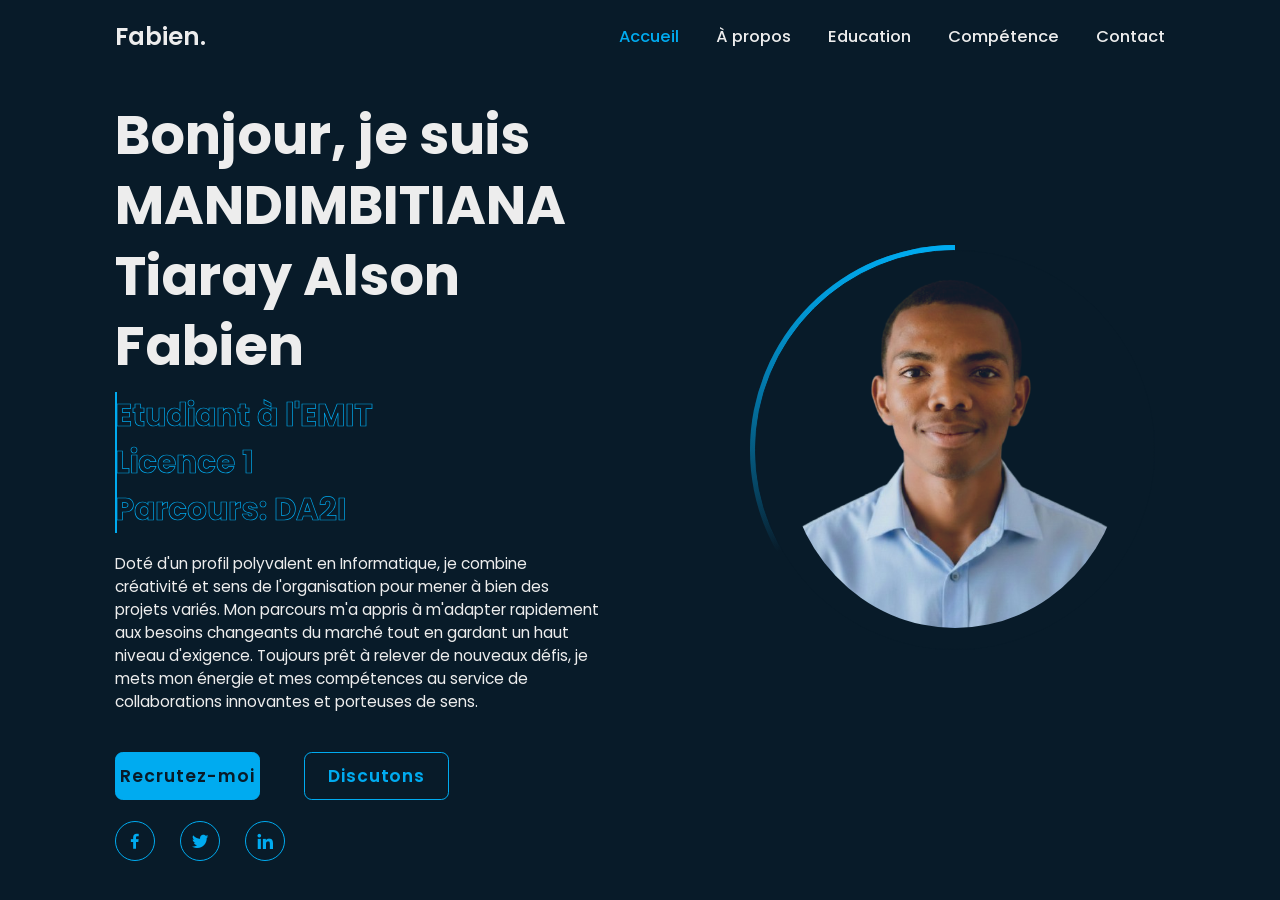
<file: index.html>
<!DOCTYPE html>
<htm lang="fr">

 <head>
    <meta charset="UTF-8">
    <meta http-equiv="X-UA-Compatible" content="IE=edge">
    <meta content="viewport" content="width=device-width, initial-scale=1.0">
    <title>Personnal Portfolio website HTML CSS Only I Codehal</title>
    <link rel="stylesheet" href="style.css">

    <!-- box icons -->
    <link href='https://unpkg.com/boxicons@2.1.4/css/boxicons.min.css' rel='stylesheet'>
 </head>   

 <body>
    
    <header class="header">
        <a href="#" class="logo">Fabien.</a>

              <div class="menu-toggle">
            <i class="fa-solid fa-bars"></i>
        </div>

        <nav class="navbar">
            <a href="#" class="active">Accueil</a>
            <a href="about.html">À propos</a>
            <a href="Education.html">Education</a>
            <a href="Competence.html">Compétence</a>
            <a href="contact.html">Contact</a>
        </nav>
    </header>

       <div class="bars-animation">
         <div class="fab" style="--i:6;"></div>
         <div class="fab" style="--i:5;"></div>
         <div class="fab" style="--i:4;"></div>
         <div class="fab" style="--i:3;"></div>
         <div class="fab" style="--i:2;"></div>
         <div class="fab" style="--i:1;"></div>
        </div>
   
          <!-- home section design -->
    <section class="home" id="home">
         <div class="home-content">
            <h1>Bonjour, je suis MANDIMBITIANA Tiaray Alson Fabien</h1>
            <div class="text-animate">
               <h3>
                 <span style="--i:3;" data-text="Etudiant à l'EMIT">Etudiant à l'EMIT</span>
                 <span style="--i:2;" data-text="Licence 1">Licence 1</span>
                 <span style="--i:1;" data-text="Parcours: DA2I">Parcours: DA2I</span>
               </h3>
              </div>
            <P>Doté d'un profil polyvalent en Informatique, je combine créativité et sens de l'organisation pour mener à bien des projets variés. 
               Mon parcours m'a appris à m'adapter rapidement aux besoins changeants du marché tout en gardant un haut niveau d'exigence. 
               Toujours prêt à relever de nouveaux défis, 
               je mets mon énergie et mes compétences au service de collaborations innovantes et porteuses de sens.</P>
              
              <div class="btn-box">
                 <a href="#" class="btn">Recrutez-moi</a>
                 <a href="#" class="btn">Discutons</a>
              </div>
         </div>

         <div class="home-sci">
            <a href="https://www.facebook.com/fabien.alson"><i class='bx bxl-facebook'></i></a>
            <a href="https://x.com/AlsonFabien24"><i class='bx bxl-twitter' ></i></a>
            <a href="https://www.linkedin.com/in/kadia-mahavita-ab09263b4/"><i class='bx bxl-linkedin' ></i></a>
         </div>

         <div class="home-img">
            <div class="img-box">
               <div class="img-item">
                  <img src="photos/bg.png" alt="">
               </div>
            </div>
         </div>
    </section>        
 </body>

</html>
</file>
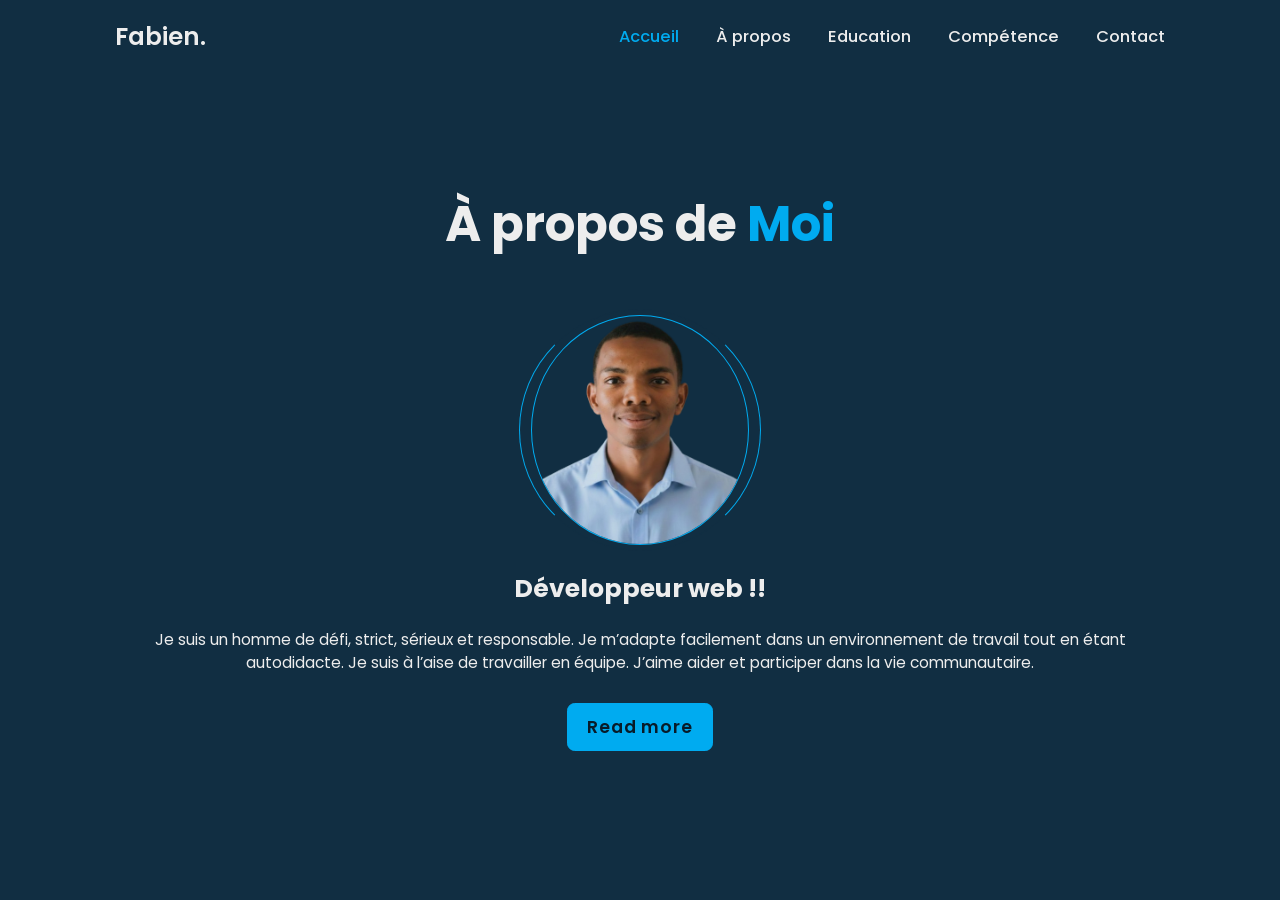
<file: about.html>
<!DOCTYPE html>
<htm lang="fr">

 <head>
    <meta charset="UTF-8">
    <meta http-equiv="X-UA-Compatible" content="IE=edge">
    <meta content="viewport" content="width=device-width, initial-scale=1.0">
    <title>Personnal Portfolio website HTML CSS Only I Codehal</title>
    <link rel="stylesheet" href="style.css">

    <!-- box icons -->
    <link href='https://unpkg.com/boxicons@2.1.4/css/boxicons.min.css' rel='stylesheet'>
 </head>   

 <body>
    
    <header class="header">
        <a href="#" class="logo">Fabien.</a>

              <div class="menu-toggle">
            <i class="fa-solid fa-bars"></i>
        </div>

        <nav class="navbar">
            <a href="index.html" class="active">Accueil</a>
            <a href="about.html">À propos</a>
            <a href="Education.html">Education</a>
            <a href="Competence.html">Compétence</a>
            <a href="contact.html">Contact</a>
        </nav>
    </header>

     <!-- about section design -->
     <section class="about" id="about">
         <h2 class="heading">À propos de <span>Moi</span></h2>

         <div class="about-img">
            <img src="photos/bg.png" alt="">
            <span class="circle-spin"></span>
         </div>

         <div class="about-content">
            <h3>Développeur web !!</h3>
            <p>Je suis un homme de défi, strict, sérieux et responsable. Je
              m’adapte facilement dans un environnement de travail tout
              en étant autodidacte. Je suis à l’aise de travailler en équipe.
              J’aime aider et participer dans la vie communautaire.</p>

              <div class="btn-box btns">
               <a href="#" class="btn">Read more</a>
              </div>
         </div>
     </section>

     <script>
    const menuToggle = document.querySelector(".menu-toggle");
    const navbar = document.querySelector(".navbar");

    menuToggle.addEventListener("click", () => {
        navbar.classList.toggle("active");
    });
</script>
</body>
</html>
</file>
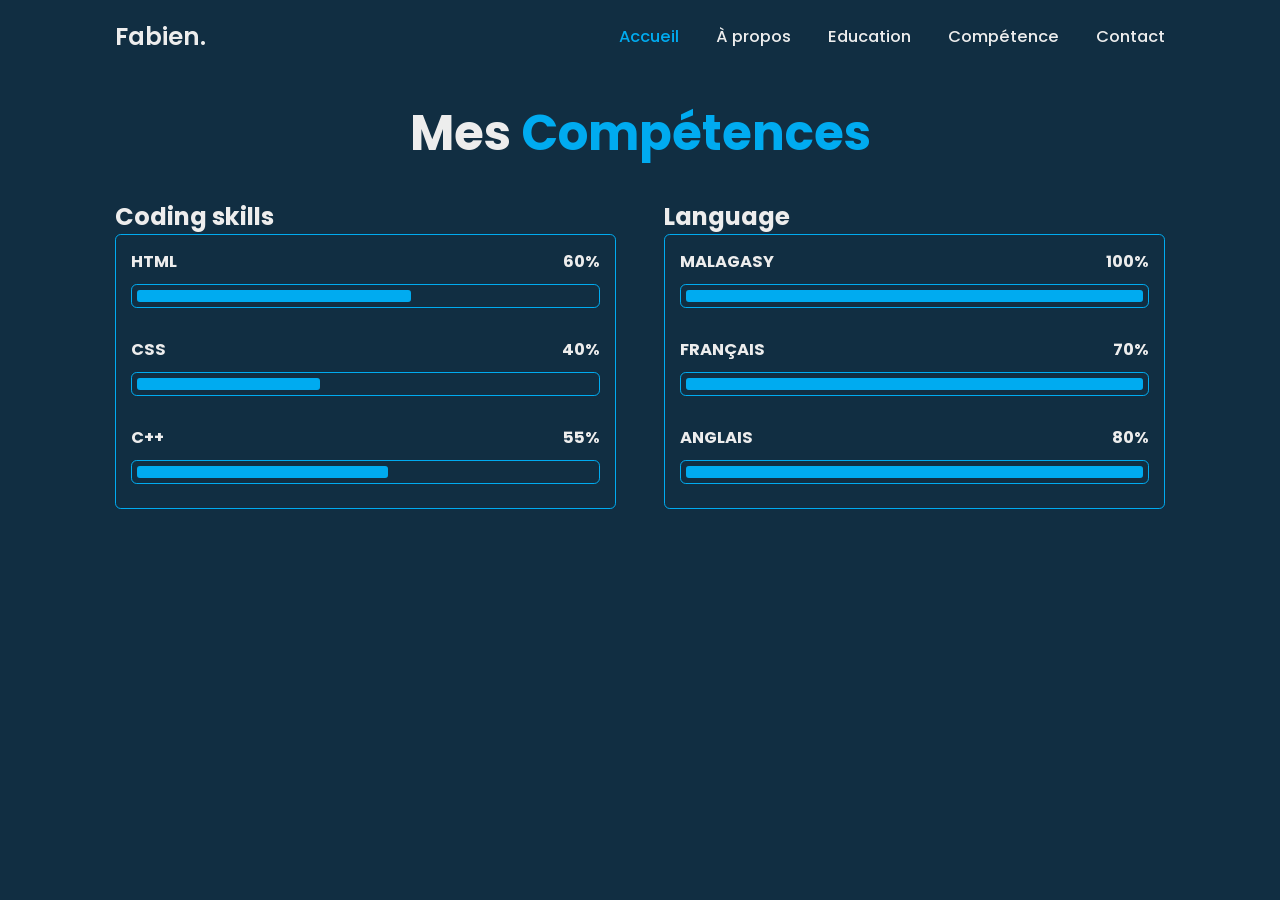
<file: Competence.html>
<!DOCTYPE html>
<htm lang="fr">

 <head>
    <meta charset="UTF-8">
    <meta http-equiv="X-UA-Compatible" content="IE=edge">
    <meta content="viewport" content="width=device-width, initial-scale=1.0">
    <title>Personnal Portfolio website HTML CSS Only I Codehal</title>
    <link rel="stylesheet" href="style.css">

    <!-- box icons -->
    <link href='https://unpkg.com/boxicons@2.1.4/css/boxicons.min.css' rel='stylesheet'>
 </head>   

 <body>
    
    <header class="header">
        <a href="#" class="logo">Fabien.</a>

              <div class="menu-toggle">
            <i class="fa-solid fa-bars"></i>
        </div>

        <nav class="navbar">
            <a href="index.html" class="active">Accueil</a>
            <a href="about.html">À propos</a>
            <a href="Education.html">Education</a>
            <a href="Competence.html">Compétence</a>
            <a href="contact.html">Contact</a>
        </nav>
    </header>

    <!-- skills section design -->
       <section class="skills" id="skills">
         <h2 class="heading">Mes <span>Compétences</span></h2>

         <div class="skills-row">
            <div class="skills-column">
               <h3 class="title">Coding skills</h3>

               <div class="skills-box">
                  <div class="skills-content">
                     <div class="progress">
                        <h3>HTML <span>60%</span></h3>
                         <div class="bar"><span></span></div>
                     </div>

                      <div class="progress">
                        <h3>CSS <span>40%</span></h3>
                         <div class="bar"><span></span></div>
                     </div>

                      <div class="progress">
                        <h3>C++ <span>55%</span></h3>
                         <div class="bar"><span></span></div>
                     </div>
                  </div>
               </div>
            </div>

            <div class="skills-column">
               <h3 class="title">Language</h3>

               <div class="skills-box">
                  <div class="skills-content">
                     <div class="progress">
                        <h3>MALAGASY <span>100%</span></h3>
                         <div class="bar"><span></span></div>
                     </div>

                      <div class="progress">
                        <h3>FRANÇAIS <span>70%</span></h3>
                         <div class="bar"><span></span></div>
                     </div>

                      <div class="progress">
                        <h3>ANGLAIS <span>80%</span></h3>
                         <div class="bar"><span></span></div>
                     </div>
                  </div>
               </div>
            </div>
         </div>
       </section>

  <script>
      const menuToggle = document.querySelector(".menu-toggle");
      const navbar = document.querySelector(".navbar");

      menuToggle.addEventListener("click", () => {
        navbar.classList.toggle("active");
      });
  </script>
</body>
</html>
</file>
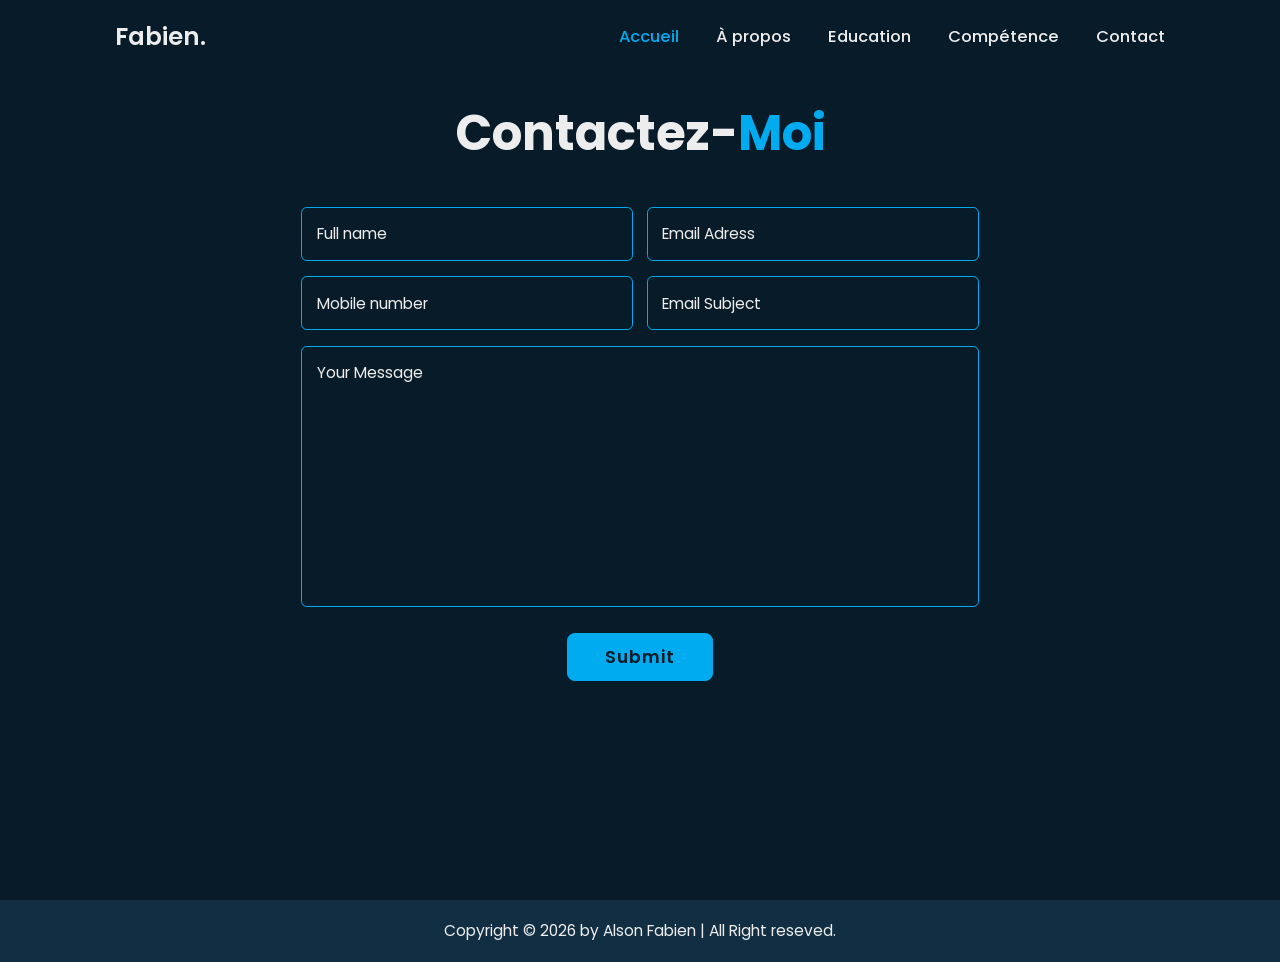
<file: contact.html>
<!DOCTYPE html>
<htm lang="fr">

 <head>
    <meta charset="UTF-8">
    <meta http-equiv="X-UA-Compatible" content="IE=edge">
    <meta content="viewport" content="width=device-width, initial-scale=1.0">
    <title>Personnal Portfolio website HTML CSS Only I Codehal</title>
    <link rel="stylesheet" href="style.css">

    <!-- box icons -->
    <link href='https://unpkg.com/boxicons@2.1.4/css/boxicons.min.css' rel='stylesheet'>
 </head>   

 <body>
    
    <header class="header">
        <a href="#" class="logo">Fabien.</a>

              <div class="menu-toggle">
            <i class="fa-solid fa-bars"></i>
        </div>

        <nav class="navbar">
            <a href="index.html" class="active">Accueil</a>
            <a href="about.html">À propos</a>
            <a href="Education.html">Education</a>
            <a href="Competence.html">Compétence</a>
            <a href="contact.html">Contact</a>
        </nav>
    </header>

           <!-- contact section design -->
        <section class="contact" id="contact">
         <h2 class="heading">Contactez-<span>Moi</span></h2>

         <form action="#">
            <div class="input-box">
               <div class="input-field">
                  <input type="text" placeholder="Full name" required>
                  <span class="focus"></span>
               </div>

                <div class="input-field">
                  <input type="text" placeholder="Email Adress" required>
                  <span class="focus"></span>
               </div>
            </div>

            <div class="input-box">
               <div class="input-field">
                  <input type="number" placeholder="Mobile number" required>
                  <span class="focus"></span>
               </div>

                <div class="input-field">
                  <input type="text" placeholder="Email Subject" required>
                  <span class="focus"></span>
               </div>
            </div>

            <div class="textarea-field">
               <textarea name="" id="" cols="30" rows="10" placeholder="Your Message" required></textarea>
               <span class="focus"></span>
            </div>

            <div class="btn-box btns">
               <button type="submit" class="btn">Submit</button>
            </div>
         </form>
        </section>

             <script>
    const menuToggle = document.querySelector(".menu-toggle");
    const navbar = document.querySelector(".navbar");

    menuToggle.addEventListener("click", () => {
        navbar.classList.toggle("active");
    });
</script>

        <!-- footer design -->
      <footer class="footer">
         <div class="footer-text">
            <p>Copyright &copy; 2026 by Alson Fabien | All Right reseved.</p>
         </div>
      </footer>
</body>
</html>
</file>
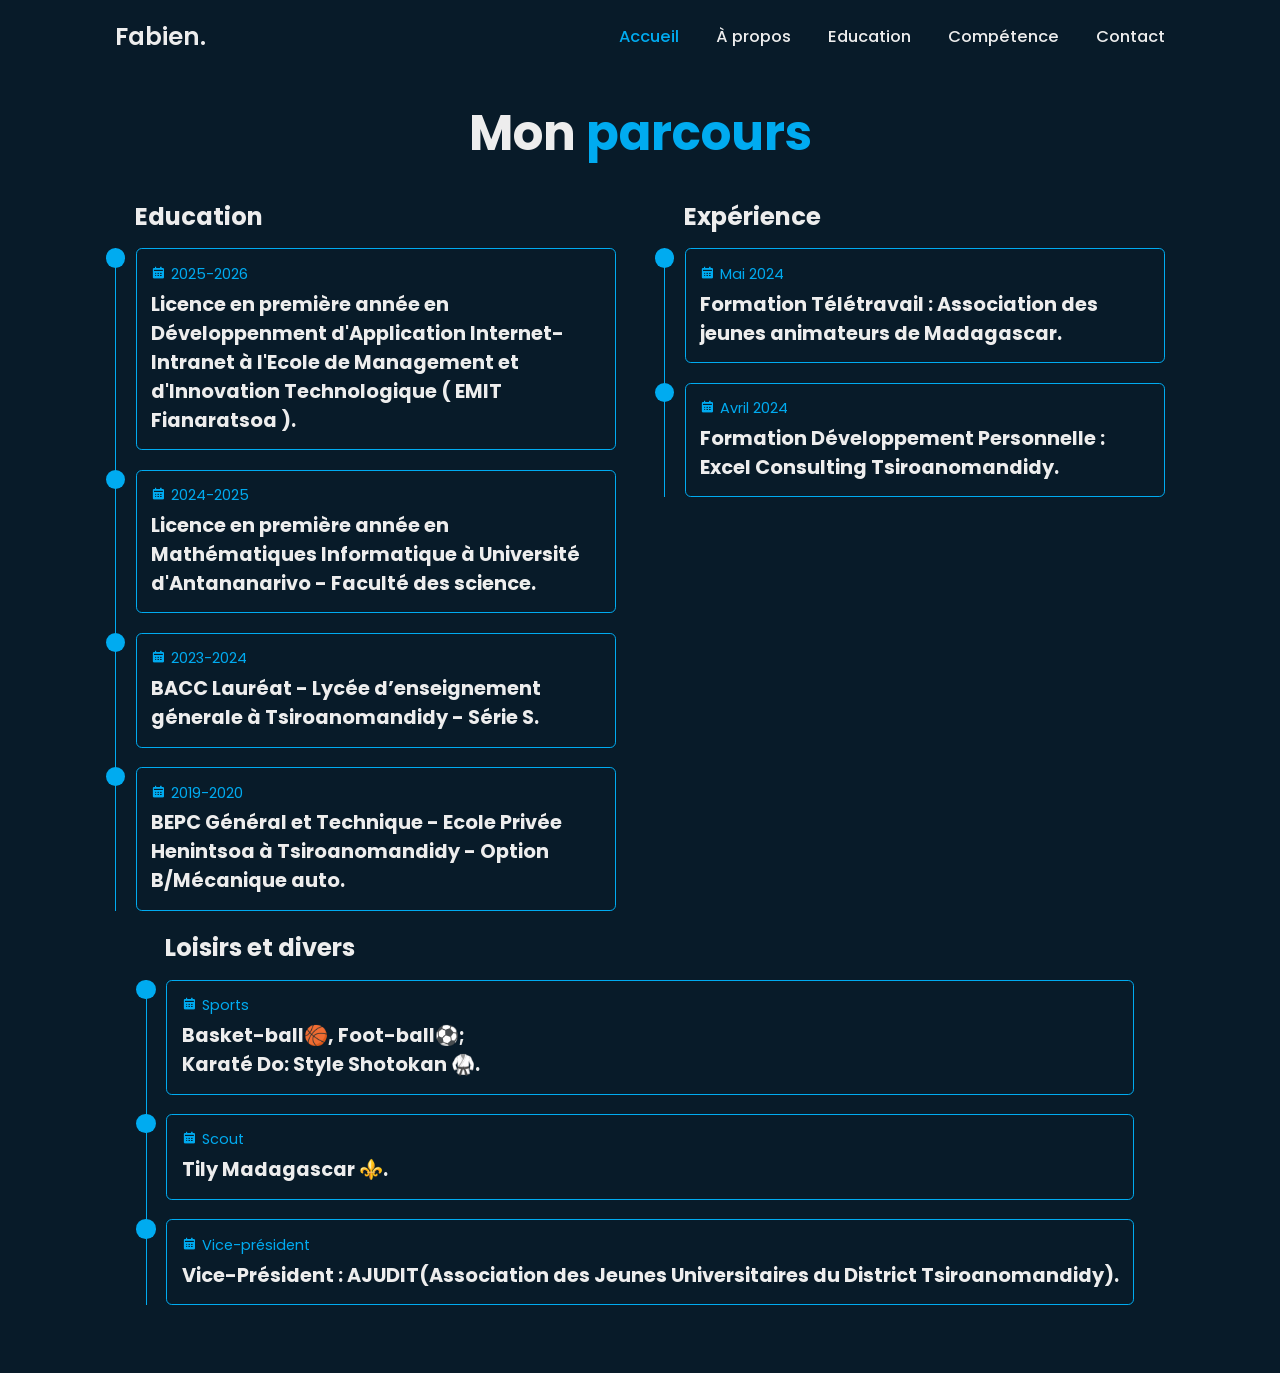
<file: Education.html>
<!DOCTYPE html>
<htm lang="fr">

 <head>
    <meta charset="UTF-8">
    <meta http-equiv="X-UA-Compatible" content="IE=edge">
    <meta content="viewport" content="width=device-width, initial-scale=1.0">
    <title>Personnal Portfolio website HTML CSS Only I Codehal</title>
    <link rel="stylesheet" href="style.css">

    <!-- box icons -->
    <link href='https://unpkg.com/boxicons@2.1.4/css/boxicons.min.css' rel='stylesheet'>
 </head>   

 <body>
    
    <header class="header">
        <a href="#" class="logo">Fabien.</a>

              <div class="menu-toggle">
            <i class="fa-solid fa-bars"></i>
        </div>

        <nav class="navbar">
            <a href="index.html" class="active">Accueil</a>
            <a href="about.html">À propos</a>
            <a href="Education.html">Education</a>
            <a href="Competence.html">Compétence</a>
            <a href="contact.html">Contact</a>
        </nav>
    </header>

      <!-- Education section design -->
      <section class="education" id="education">
         <h2 class="heading">Mon <span>parcours</span></h2>

         <div class="education-row">
            <div class="education-column">
                <h3 class="title">Education</h3>

                <div class="education-box">
                  <div class="education-content">
                     <div class="content">
                        <div class="year"><i class='bx bxs-calendar'></i>2025-2026</div>
                        <h3>Licence en première année en Développenment d'Application Internet-Intranet à l'Ecole de Management et d'Innovation Technologique ( EMIT Fianaratsoa ).</h3>
                     </div>
                  </div>

                     <div class="education-content">
                     <div class="content">
                        <div class="year"><i class='bx bxs-calendar'></i>2024-2025</div>
                        <h3>Licence en première année en Mathématiques Informatique à Université d'Antananarivo - Faculté des science.</h3>
                     </div>
                  </div>

                     <div class="education-content">
                     <div class="content">
                        <div class="year"><i class='bx bxs-calendar'></i>2023-2024</div>
                        <h3>BACC Lauréat - Lycée d’enseignement génerale à Tsiroanomandidy - Série S.</h3>
                     </div>
                  </div>

                     <div class="education-content">
                     <div class="content">
                        <div class="year"><i class='bx bxs-calendar'></i>2019-2020</div>
                        <h3>BEPC Général et Technique - Ecole Privée Henintsoa à Tsiroanomandidy - Option B/Mécanique auto.</h3>
                     </div>
                  </div>
                </div>
            </div>

          <div class="education-column">
                <h3 class="title">Expérience</h3>

             <div class="education-box">
                  <div class="education-content">
                     <div class="content">
                        <div class="year"><i class='bx bxs-calendar'></i>Mai 2024</div>
                        <h3>Formation Télétravail : Association des jeunes animateurs de Madagascar.</h3>
                     </div>
                  </div>

                     <div class="education-content">
                     <div class="content">
                        <div class="year"><i class='bx bxs-calendar'></i>Avril 2024</div>
                        <h3>Formation Développement Personnelle : Excel Consulting Tsiroanomandidy.</h3>
                     </div>
                  </div>
                </div>
            </div>
         </div>

                   <div class="education-column">
                <h3 class="title">Loisirs et divers</h3>

             <div class="education-box">
                  <div class="education-content">
                     <div class="content">
                       <div class="year"><i class='bx bxs-calendar'></i>Sports</div>
                        <h3>Basket-ball🏀, Foot-ball⚽;</h3>
                        <h3>Karaté Do: Style Shotokan 🥋.</h3>
                     </div>
                  </div>

                     <div class="education-content">
                     <div class="content">
                        <div class="year"><i class='bx bxs-calendar'></i>Scout</div>
                        <h3>Tily Madagascar ⚜️.</h3>
                     </div>
                  </div>

                  <div class="education-content">
                     <div class="content">
                        <div class="year"><i class='bx bxs-calendar'></i>Vice-président</div>
                        <h3>Vice-Président : AJUDIT(Association des Jeunes Universitaires du District Tsiroanomandidy).</h3>
                     </div>
                  </div>
                </div>
            </div>
         </div>


      </section>

         <script>
    const menuToggle = document.querySelector(".menu-toggle");
    const navbar = document.querySelector(".navbar");

    menuToggle.addEventListener("click", () => {
        navbar.classList.toggle("active");
    });
</script>
</body>
</html>
</file>
<file: style.css>
@import url("https://fonts.googleapis.com/css2?family=Poppins:wght@300;400;500;600;700;800;900&display=swap");

*{
    margin: 0;
    padding: 0;
    box-sizing: border-box;
    text-decoration: none;
    border: none;
    outline: none;
    scroll-behavior: smooth;
    font-family: "Poppins", sans-serif;
}

:root {
    --bg-color: #081b29;
    --second-bg-color: #112e42;
    --text-color:#ededed;
    --main-color: #00abf0;
}

html{
    font-size: 60.5%;
    overflow-x: hidden;
}

body {
    color:var(--text-color);
}

.header {
    position: fixed;
    top: 0;
    left: 0;
    width: 100%;
    padding:2rem 9%;
    background: transparent;
    display: flex;
    justify-content: space-between;
    align-items: center;
    z-index: 100;
} 

.logo {
    position: relative;
    font-size: 2.5rem;
    color: var(--text-color);
    font-weight: 600;
}

.logo::before {
    content: "";
    position: absolute;
    top: 0;
    width: 100%;
    height: 100%;
    background: var(--bg-color);
    animation: showRight 1s ease forwards;
    animation-delay: .4s;
}

@keyframes showRight {
    100% {
        width: 0;
    }
}

.navbar a {
    font-size: 1.7rem;
    color: var(--text-color);
    font-weight: 500;
    margin-left: 3.5rem; 
    transition: .3s;
    visibility: hidden;
    opacity: 0;
    animation: show-content 1.5s linear forwards;
    animation-delay: 1.2s;
}

@keyframes show-content {
    100% {
        visibility: visible;
        opacity: 1;
    } 
}

.navbar a:hover,
.navbar a.active {
    color: var(--main-color);
}

/* ===== Responsive Navbar ===== */

.menu-toggle {
    display: none;
    font-size: 28px;
    color: #ededed;
    cursor: pointer;
}

section {
    min-height: 100vh;
    padding: 10rem 9% 2rem;
}

.home {
    display: flex;
    align-items: center;
    padding: 0 9%;
    gap: 150px;
    visibility: hidden;
    opacity: 0;
    animation: show-content 1.5s linear forwards;
    animation-delay: 1.6s;
}

.home-content {
    max-width: 60rem;
}

.home-content h1 {
    position: relative;
    font-size: 5.6rem;
    font-weight: 700;
    line-height: 1.3;
}

.home-content h1::before {
    content: "";
    position: absolute;
    top: 0;
    width: 100%;
    height: 100%;
    background: var(--bg-color);
    animation: showRight 1s ease forwards;
    animation-delay: 2s;
}

.home-content .text-animate {
    position: relative;
    width: 32.8rem;
}

.home-content .text-animate h3 {
    display: inline-block;
    font-size: 3.2rem;
    font-weight: 700;
    margin-top: 10px;
}

.home-content .text-animate h3 span {
    position: relative;
    display: inline-block;
    color: transparent;
    -webkit-text-stroke: .7px var(--main-color);
    animation: display-text 16s linear infinite;
    animation-delay: calc(-4s * var(--i));
}

@keyframes display-text {

    25%,
    100% {
        display: none;
    }
}

.home-content .text-animate h3 span::before {
    content: attr(data-text);
    position: absolute;
    width: 0;
    border-right: 2px solid var(--main-color);
    color: var(--main-color);
    white-space: nowrap;
    overflow: hidden;
    animation: fill-text 4s linear infinite;
}

@keyframes fill-text {

    10%,
    100% {
        width: 0;
    }

    70%,
    90% {
        width: 100%;
    }
}

.home-content p {
    position: relative;
    font-size: 1.6rem;
    margin: 2rem 0 4rem;
}

.home-content p::before {
    content: "";
    position: absolute;
    top: 0;
    width: 100%;
    height: 100%;
    background: var(--bg-color);
    animation: showRight 1s ease forwards;
    animation-delay: 2.6s;
}

.home-img .img-box {
    position: relative;
    width: 32vw;
    height: 32vw;
    border-radius: 50%;
    padding: 5px;
    margin-right: 5px;
    display: flex;
    justify-content: center;
    align-items: center;
    overflow: hidden;
}

.home-img .img-box::before,
.home-img .img-box::after {
    content: "";
    position: absolute;
    width: 500px;
    height: 500px;
    background: conic-gradient(transparent, transparent, transparent, #00abf0);
    transform: rotate(0deg);
    animation: rotate-border 10s linear infinite;
}

@keyframes rotate-border {
    100% {
        transform: rotate(360deg);
    }
}

.home-img .img-box::after {
    animation-delay: -5s;
}

.home-img .img-box .img-item {
    position: relative;
    width: 100%;
    height: 100%;
    background: var(--bg-color);
    border-radius: 50%;
    border: .1px solid var(--bg-color);
    display: flex;
    justify-content: center;
    z-index: 1;
    overflow: hidden;
}

.home-img .img-box .img-item img {
    position: absolute;
    top: 20px;
    bottom: 10px;
    display: block;
    width: 85%;
    object-fit: cover;
    mix-blend-mode: lighten;
}

.bars-animation {
    position: absolute;
    width: 100%;
    height: 100%;
    display: flex;
    z-index: -1;
}

.bars-animation .fab {
    width: 100%;
    height: 100%;
    background: var(--bg-color);
    transform: translateY(-100%);
    animation: show-bars .5s ease-in-out forwards;
    animation-delay: calc(.1s * var(--i));
}


@keyframes show-bars {
    100% {
        transform: translateY(0%);
    } 
}

img {
    border-radius: 50%;
}

.btn-box {
    position: relative;
    display: flex;
    justify-content: space-between;
    width: 34.5rem;
    height: 5rem;
}

.btn-box .btn {
    position: relative;
    display: inline-flex;
    justify-content: center;
    align-items: center;
    width: 15rem;
    height: 100%;
    background: var(--main-color);
    border: .2rem solid var(--main-color);
    border-radius: .8rem;
    font-size: 1.8rem;
    font-weight: 600;
    letter-spacing: .1rem;
    color: var(--bg-color);
    z-index: 1;
    overflow: hidden;
    transition: .5s;
}

.btn-box .btn:hover {
    color: var(--main-color);
}

.btn-box .btn:nth-child(2) {
    background: transparent;
    color: var(--main-color);
}

.btn-box .btn:nth-child(2):hover {
    color: var(--bg-color);
}

.btn-box .btn:nth-child(2)::before {
    background: var(--main-color);
}

.btn-box .btn::before {
    content: "";
    position: absolute;
    top: 0;
    left: 0;
    width: 0;
    height: 100%;
    background:var(--bg-color);
    z-index: -1;
    transition: .5s;
}

.btn-box .btn:hover:before {
    width: 100%;
}

.home-sci {
    position: absolute;
    bottom: 4rem;
    width: 170px;
    display: flex;
    justify-content: space-between;
}

.home-sci a {
    position: relative;
    display: inline-flex;
    justify-content: center;
    align-items: center;
    width: 40px;
    height: 40px;
    background: transparent;
    border: .2rem solid var(--main-color);
    border-radius: 50%;
    font-size: 20px;
    color: var(--main-color);
    z-index: 1;
    overflow: hidden;
    transition: .5s;
}

.home-sci a:hover {
    color: var(--bg-color);
}

.home-sci a::before {
    content: "";
    position: absolute;
    top: 0;
    left: 0;
    width: 0;
    height: 100%;
    background: var(--main-color);
    z-index: -1;
    transition: .5s;
}

.home-sci a:hover::before {
    width: 100%;
}

.about {
    display: flex;
    justify-content: center;
    align-items: center;
    flex-direction: column;
    gap: 2rem;
    background: var(--second-bg-color);
    padding-bottom: 6rem;
}

.heading {
    font-size: 5rem;
    margin-bottom: 3rem;
    text-align: center;
}

span {
    color: var(--main-color);
}

.about-img {
    position: relative;
    width: 25rem;
    height: 25rem;
    border-radius: 50%;
    display: flex;
    justify-content: center;
    align-items: center;
}

.about-img img {
    width: 90%;
    border-radius: 50%;
    border: .2rem solid var(--main-color);
}

.about-img .circle-spin {
    position: absolute;
    top: 50%;
    left: 50%;
    transform: translate(-50%, -50%) rotate(0);
    width: 100%;
    height: 100%;
    border-radius: 50%;
    border-top: .2rem solid var(--second-bg-color);
    border-bottom: .2rem solid var(--second-bg-color);
    border-left: .2rem solid var(--main-color);
    border-right: .2rem solid var(--main-color);
    animation: aboutSpinner 8s linear infinite;
}

@keyframes aboutSpinner {
    100% {
        transform: translate(-50%, -50%) rotate(360deg);
    }
    
}

.about-content {
    text-align: center;
}


.about-content h3 {
    font-size: 2.6rem;
}


.about-content p {
    font-size: 1.6rem;
    margin: 2rem 0 3rem;
}

.btn-box.btns {
    display: inline-block;
    width: 15rem;
}

.btn-box.btns a::before {
    background: var(--second-bg-color);
}

.education {
    display: flex;
    justify-content: center;
    align-items: center;
    flex-direction: column;
    min-height: 100vh;
    padding-bottom: 5rem;
    background: var(--bg-color);
}

.education .education-row {
    display: flex;
    flex-wrap: wrap;
    gap: 5rem;
}

.education-row .education-column {
    flex: 1 1 40rem;
}

.education-column .title {
    font-size: 2.5rem;
    margin: 0 0 1.5rem 2rem;
}

.education-column .education-box {
    border-left: .2rem solid var(--main-color);
}

.education-box .education-content {
    position: relative;
    padding-left: 2rem;
}

.education-box .education-content::before {
    content: "";
    position: absolute;
    top: 0;
    left: -1.1rem;
    width: 2rem;
    height: 2rem;
    background: var(--main-color);
    border-radius: 50%;
}

.education-content .content {
    position: relative;
    padding: 1.5rem;
    border: .2rem solid var(--main-color);
    border-radius: .6rem;
    margin-bottom:  2rem;
    z-index: 1;
    overflow: hidden;
}

.education-content .content::before {
    content: "";
    position: absolute;
    top: 0;
    left: 0;
    width:0;
    height: 100%;
    background: var(--second-bg-color);
    z-index: -1;
    transition: .5s;
}

.education-content .content:hover::before {
    width: 100%;
}

.education-content .content .year {
    font-size: 1.5rem;
    color: var(--main-color);
    padding-bottom: .5rem;
}

.education-content .content .year i {
    padding-right: .5rem;
}

.education-content .content h3 {
    font-size: 2rem;
}

.skills {
    min-height: 100vh;
    padding-bottom: 7rem;
    background: var(--second-bg-color);
}

.skills .skills-row {
    display: flex;
    flex-wrap: wrap;
    gap: 5rem;
}

.skills-row .skills-column {
    flex: 1 1 40rem;
}

.skills-column .title {
    font-size: 2.5rem;
    margin: 0 O 1.5rem;
}

.skills-box .skills-content {
    position: relative;
    border: .2rem solid var(--main-color);
    border-radius: .6rem;
    padding: .5rem 1.5rem;
    z-index: 1;
    overflow: hidden;
}

.skills-box .skills-content::before {
    content: "";
    position: absolute;
    top: 0;
    left: 0;
    width: 0;
    height: 100%;
    background: var(--bg-color);
    z-index: -1;
    transition: .5s;
}

.skills-box .skills-content:hover::before {
    width: 100%;
}

.skills-content .progress {
    padding: 1rem 0;
}

.skills-content .progress h3 {
    font-size: 1.7rem;
    display: flex;
    justify-content: space-between;
}

.skills-content .progress h3 span {
    color: var(--text-color);
}

.skills-content .progress .bar {
    height: 2.5rem;
    border-radius: .6rem;
    border: .2rem solid var(--main-color);
    padding: .5rem;
    margin: 1rem 0;
}

.skills-content .progress .bar span {
    display: block;
    height: 100%;
    border-radius: .3rem;
    background: var(--main-color);
}

.skills-column:nth-child(1) .skills-content .progress:nth-child(1) .bar span {
    width: 60%;
}

.skills-column:nth-child(1) .skills-content .progress:nth-child(2) .bar span {
    width: 40%;
}

.skills-column:nth-child(1) .skills-content .progress:nth-child(3) .bar span {
    width: 55%;
}

.skills-column:nth-child(1) .skills-content .progress:nth-child(4) .bar span {
    width: 100%;
}

.skills-column:nth-child(1) .skills-content .progress:nth-child(5) .bar span {
    width: 70%;
}

.skills-column:nth-child(1) .skills-content .progress:nth-child(6) .bar span {
    width: 80%;
}


.contact {
    min-height: 100vh;
    padding-bottom: 7rem;
    background: var(--bg-color);

}

.contact form {
    max-width: 70rem;
    margin: 0 auto;
    text-align: center;
}


.contact form .input-box {
    position: relative;
    display: flex;
    justify-content: space-between;
    flex-wrap: wrap;
}

.contact form .input-box .input-field {
    position: inherit;
    width: 49%;
    margin: .8rem 0;
}

.contact form .input-box .input-field input,
.contact form .textarea-field textarea {
    width: 100%;
    height: 100%;
    padding: 1.5rem;
    font-size: 1.6rem;
    color: var(--text-color);
    background: transparent;
    border-radius: .6rem;
    border: .2rem solid var(--main-color);
}

.contact form .input-box .input-field input::placeholder,
.contact form .textarea-field textarea::placeholder {
    color: var(--text-color);
}

 .contact form .textarea-field {
    position: relative;
    margin: .8rem 0 2.7rem;
    display: flex;
}

.contact form .textarea-field textarea {
    resize: none;
}

.contact form .btn-box.btns .btn {
    cursor: pointer;
}

.footer {
    display: flex;
    justify-content: center;
    text-align: center;
    align-items: center;
    flex-wrap: wrap;
    padding: 2rem 9%;
    background: var(--second-bg-color);
}

.footer-text p {
    font-size: 1.6rem;
}

/* BREAKPOINTES */
@media (max-width: 1200px) {
    html {
        font-size: 55%;
    }
}

@media (max-width: 991px) {
    .header {
        padding: 2rem 4%;
    }

    section {
        padding: 10rem 4% 2rem;
    }

    .home {
        padding: 0 4%;
    }

    .footer {
        padding: 2rem 4%;
    }
}

@media (max-width: 768px) {
    .header {
        background: var(--bg-color);
    }
    .menu-toggle {
        display: block;
    }

    .navbar {
        position: absolute;
        top: 100%;
        left: -100%;
        width: 100%;
        padding: 1rem 4%;
        background: var(--bg-color);
        box-shadow: 0 .5rem 1rem rgb(0, 0, 0, .2);
        transition: .25s ease;
        transition-delay: .25s;
        z-index: 1;
    }

    .navbar .active {
        left: 0;
        transition-delay: 0s;
    }

    .navbar a {
        display: block;
        font-size: 2rem;
        margin: 3rem 0;
    }
}

@media (max-width: 520px) {
    html {
        font-size: 50%;
    }

    .home-content h1 {
        display: flex;
    }

    .home-sci {
        width: 160px;
    }

    .home-sci a {
        width: 38px;
        height: 38px;
    }
}

@media (max-width: 462px) {
    .home-content h1 {
        font-size: 5.2rem;
    }

    .education {
        padding: 10rem 4% 5rem 5%;
    }

    .contact form .input-box .input-field {
        width: 100%;
    }

    .footer {
        flex-direction: column-reverse;
    }

    .footer p {
        margin-top: 2rem;
        text-align: center;
    }
}

@media (max-width: 462px) {
    .home {
        justify-content: center;
    }

    .home-content {
        display: flex;
        align-items: center;
        flex-direction: column;
        text-align: center;
    }

    .home-content h1 {
        font-size: 5rem;
    }
}
</file>
